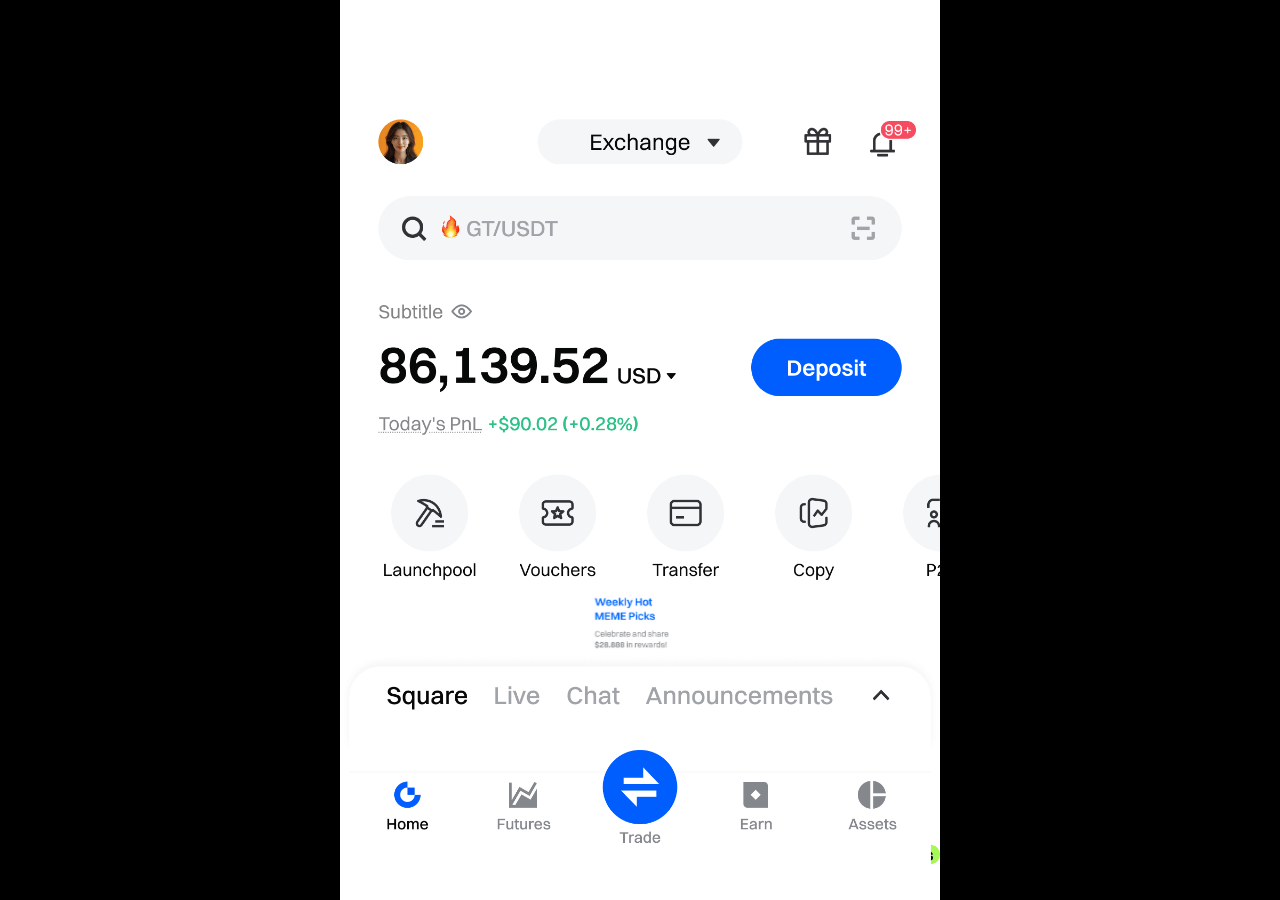
<file: gate/APP.html>
<!DOCTYPE html>
<html lang="zh-CN">
<head>
  <meta charset="utf-8">
  <meta name="viewport" content="width=device-width, initial-scale=1, user-scalable=no">
  <title>GATE APP 端演示</title>
  <style>
    :root {
      --page-width: 375px; /* 保留变量但不再用于宽度适配 */
    }
    html, body {
      margin: 0;
      padding: 0;
      height: 100%;
      background: #000; /* 可选：便于在更宽屏幕上观察页面边界 */
      overflow: hidden; /* 彻底禁用 body 滚动，由 .page 接管 */
    }
    
    /* 隐藏 .page 的滚动条但保持滚动功能 */
    .page {
      /* 当视口宽高比超过 2:3 时，限制内容宽度为 2/3 * 视口高度，同时不超过 750px */
      width: min(100vw, 750px, calc(100vh * 2 / 3));
      height: 100%; /* 占满视口高度 */
      margin: 0 auto; /* 大宽度下居中显示 */
      position: relative;
      overflow-y: auto; /* 开启内部滚动 */
      overflow-x: hidden;
      overscroll-behavior: none;
      scrollbar-width: none; /* Firefox */
      -ms-overflow-style: none; /* IE/Edge */
      cursor: grab;
    }
    .page::-webkit-scrollbar {
      display: none; /* Chrome/Safari */
      width: 0;
      height: 0;
    }
    .page.dragging { cursor: grabbing; }
    .main-image {
      width: 100%;
      height: calc(100vh + var(--footer-h, 0px));
      object-fit: cover;
      object-position: top center;
      display: block;
      cursor: grab;
      touch-action: none;
    }
    .main-image.dragging { cursor: grabbing; }

    /* Banner 容器：绝对定位，随页面滚动并保持与 PNG 相对位置一致 */
    .banner {
      position: absolute; /* 相对于 .page 定位 */
      left: 0; top: 0;
      width: 0; height: 0; /* 由 JS 动态赋值 */
      overflow: hidden;
      z-index: 500; /* 在主图之上、吸底图之下 */
      -webkit-user-select: none; user-select: none;
      -webkit-touch-callout: none;
      touch-action: pan-y; /* 保持纵向滚动，禁用水平的原生滚动，便于自定义水平滑动 */
      background: transparent;
    }
    .banner-track {
      display: flex;
      height: 100%;
      will-change: transform;
      transition: transform 300ms ease;
    }
    .banner-slide {
      flex: 0 0 100%;
      width: 100%; height: 100%;
      display: flex; align-items: center; justify-content: center;
      background: transparent;
    }
    .banner-slide img {
      width: 100%; height: 100%;
      object-fit: contain; /* 保持比例不失真 */
      display: block;
      -webkit-user-drag: none; /* 禁止 Safari 等浏览器的图片拖拽 */
    }

    /* 底部固定的吸底图片，始终固定在视口底部 */
    .footer-toggle {
      position: fixed;
      left: 50%;
      bottom: 0;
      transform: translateX(-50%);
      width: min(100vw, 750px, calc(100vh * 2 / 3)); /* 与页面宽度一致并居中，受2:3比例限制 */
      z-index: 1000;
      display: block;
      text-decoration: none;
    }
    .footer-toggle img {
      width: 100%;
      height: auto;
      display: block;
      cursor: pointer;
      -webkit-tap-highlight-color: transparent;
    }

    /* 底部固定的吸底图片，始终固定在视口底部 */
    img {
      -webkit-user-drag: none;
      user-select: none;
    }
  </style>
</head>
  <body>
    <div class="page">
      <img id="mainImage" class="main-image" src="light.png" alt="主图（浅色）">
      <!-- Banner 容器（位置与尺寸由 JS 按主图像素比例动态设置） -->
      <div id="banner" class="banner" aria-label="可左右滑动的 Banner">
        <div id="bannerTrack" class="banner-track"></div>
      </div>
    </div>

  <a class="footer-toggle" href="#" id="toggleButton" aria-label="切换深浅色模式">
    <img id="footerImage" src="light吸底.png" alt="吸底图片（浅色）">
  </a>

  <script>
    (function() {
      const images = {
        light: { main: 'light.png', footer: 'light吸底.png' },
        dark:  { main: 'dark.png',  footer: 'dark吸底.png' }
      };

      let theme = 'light';
      const mainImage = document.getElementById('mainImage');
      const footerImage = document.getElementById('footerImage');
      const toggleButton = document.getElementById('toggleButton');
      const page = document.querySelector('.page');
      const banner = document.getElementById('banner');
      const bannerTrack = document.getElementById('bannerTrack');

      // Banner 图片资源（依据当前文件结构：dark 使用 b1-b6，light 使用 l1-l6）
      const bannerSets = {
        light: ['banner/l1.png','banner/l2.png','banner/l3.png','banner/l4.png','banner/l5.png','banner/l6.png'],
        dark:  ['banner/b1.png','banner/b2.png','banner/b3.png','banner/b4.png','banner/b5.png','banner/b6.png']
      };
      let bannerIndex = 0;

      // 根据吸底图的实际显示高度，设置 CSS 变量 --footer-h
      // 用于把主图高度延伸到吸底图下方，避免底部黑色区域
      function updateFooterHeightVar() {
        const footerHeight = footerImage.clientHeight || 0;
        document.documentElement.style.setProperty('--footer-h', footerHeight + 'px');
      }

      // 计算主图的 cover 缩放与居中裁剪偏移，基于 object-position: top center
      function computeImageMapping() {
        const cw = mainImage.clientWidth;  // 容器宽度（.page 宽度）
        const ch = mainImage.clientHeight; // 容器高度（主图显示高度）
        const nw = mainImage.naturalWidth || cw; // 原始宽度
        const nh = mainImage.naturalHeight || ch; // 原始高度
        const s = Math.max(cw / nw, ch / nh);     // cover 缩放比例
        const dw = nw * s;                         // 显示后的图像宽度
        // 顶部对齐，水平居中
        const offsetLeft = (cw - dw) / 2;         // 图像相对容器左侧偏移
        const offsetTop = 0;                      // 顶部对齐
        return { s, offsetLeft, offsetTop, cw, ch, nw, nh };
      }

      // 按主图像素坐标更新 Banner 的位置与尺寸
      function updateBannerLayout() {
        if (!banner) return;
        const { s, cw } = computeImageMapping();
        // 需求坐标（相对于原始 PNG 像素）：top=1095, 居中对齐, size=981x312
        const bw     = 981 * s;
        const bh     = 312 * s;
        const leftPx = (cw - bw) / 2;
        const topPx  = 1095 * s;

        banner.style.left = leftPx + 'px';
        banner.style.top = topPx + 'px';
        banner.style.width = bw + 'px';
        banner.style.height = bh + 'px';
      }

      // 全站图片统一不可拖拽（与横幅行为一致）
      function applyNoDragAllImages() {
        const allImgs = document.querySelectorAll('img');
        allImgs.forEach(img => {
          img.setAttribute('draggable', 'false');
          img.addEventListener('dragstart', e => e.preventDefault(), { once: true });
        });
      }

      // 渲染 Banner 图片（按当前主题）- 支持无缝循环
      function renderBannerImages() {
        if (!bannerTrack) return;
        bannerTrack.innerHTML = '';
        const imgs = bannerSets[theme] || [];
        
        // 为无缝循环添加克隆图片：最后一张 + 原始图片 + 第一张
        const allSlides = [];
        if (imgs.length > 1) {
          allSlides.push(imgs[imgs.length - 1]); // 克隆最后一张到开头
        }
        allSlides.push(...imgs); // 原始图片
        if (imgs.length > 1) {
          allSlides.push(imgs[0]); // 克隆第一张到末尾
        }
        
        allSlides.forEach(src => {
          const slide = document.createElement('div');
          slide.className = 'banner-slide';
          const img = document.createElement('img');
          img.src = src;
          img.alt = 'banner图片';
          img.setAttribute('draggable', 'false'); // 禁止默认拖拽
          img.addEventListener('dragstart', e => e.preventDefault());
          slide.appendChild(img);
          bannerTrack.appendChild(slide);
        });
        
        // 初始位置设置为第一张真实图片（跳过克隆的最后一张）
        bannerIndex = imgs.length > 1 ? 1 : 0;
        bannerTrack.style.transform = `translateX(${-bannerIndex * 100}%)`;
        bannerTrack.style.transition = 'transform 300ms ease';
        updateBannerLayout();
        applyNoDragAllImages();
      }

      // Banner 滑动交互（Pointer 事件统一）- 支持无缝循环
      (function setupBannerSwipe(){
        let dragging = false;
        let startX = 0;
        let lastDX = 0;

        function slideCount(){ return bannerTrack ? bannerTrack.children.length : 0; }
        function realSlideCount(){ 
          const imgs = bannerSets[theme] || [];
          return imgs.length;
        }

        function snapTo(index){
          const count = slideCount();
          const realCount = realSlideCount();
          
          bannerIndex = index;
          bannerTrack.style.transition = 'transform 300ms ease';
          bannerTrack.style.transform = `translateX(${-bannerIndex * 100}%)`;
          
          // 无缝循环处理：当动画结束后检查是否需要瞬间跳转到对应位置
          if (realCount > 1) {
            setTimeout(() => {
              if (bannerIndex === 0) {
                // 滑动到克隆的最后一张，瞬间跳转到真实的最后一张
                bannerIndex = realCount;
                bannerTrack.style.transition = 'none';
                bannerTrack.style.transform = `translateX(${-bannerIndex * 100}%)`;
              } else if (bannerIndex === count - 1) {
                // 滑动到克隆的第一张，瞬间跳转到真实的第一张
                bannerIndex = 1;
                bannerTrack.style.transition = 'none';
                bannerTrack.style.transform = `translateX(${-bannerIndex * 100}%)`;
              }
            }, 300); // 等待动画完成
          }
        }

        banner.addEventListener('pointerdown', (e) => {
          if (slideCount() <= 1) return;
          dragging = true;
          startX = e.clientX;
          lastDX = 0;
          bannerTrack.style.transition = 'none';
          banner.setPointerCapture(e.pointerId);
        });

        banner.addEventListener('pointermove', (e) => {
          if (!dragging) return;
          const dx = e.clientX - startX;
          lastDX = dx;
          const w = banner.clientWidth || 1;
          const percent = (dx / w) * 100;
          bannerTrack.style.transform = `translateX(${-(bannerIndex * 100) + percent}%)`;
        });

        function endDrag(){
          if (!dragging) return;
          dragging = false;
          const w = banner.clientWidth || 1;
          const threshold = Math.max(30, w * 0.15); // 至少30px或15%宽度
          const count = slideCount();
          
          if (lastDX < -threshold) {
            // 向右滑动
            const nextIndex = bannerIndex + 1;
            snapTo(nextIndex >= count ? count - 1 : nextIndex);
          } else if (lastDX > threshold) {
            // 向左滑动
            const prevIndex = bannerIndex - 1;
            snapTo(prevIndex < 0 ? 0 : prevIndex);
          } else {
            snapTo(bannerIndex);
          }
        }

        banner.addEventListener('pointerup', endDrag);
        banner.addEventListener('pointercancel', endDrag);
        banner.addEventListener('pointerleave', endDrag);
        // 彻底阻止元素上的默认拖拽
        banner.addEventListener('dragstart', (e) => e.preventDefault());
      })();
      
      (function setupPageDragScroll(){
        let dragging = false;
        let prevY = 0;
        
        // 确保获取到滚动容器
        const scrollContainer = document.querySelector('.page');

        mainImage.addEventListener('pointerdown', (e) => {
          if (e.button !== 0) return;
          // 不阻止默认行为，否则可能影响部分浏览器的滚动优化？
          // 但为了自定义拖拽，通常需要 preventDefault 以防选中图片
          e.preventDefault();
          dragging = true;
          prevY = e.clientY;
          mainImage.classList.add('dragging');
          document.body.style.userSelect = 'none';
          try { mainImage.setPointerCapture(e.pointerId); } catch(_) {}
        });
        mainImage.addEventListener('pointermove', (e) => {
          if (!dragging) return;
          const dy = e.clientY - prevY;
          prevY = e.clientY;
          if (dy) {
            // 直接修改容器的 scrollTop
            scrollContainer.scrollTop -= dy;
          }
        });
        function endDrag(e){
          if (!dragging) return;
          dragging = false;
          mainImage.classList.remove('dragging');
          document.body.style.userSelect = '';
          try { mainImage.releasePointerCapture(e.pointerId); } catch(_) {}
        }
        mainImage.addEventListener('pointerup', endDrag);
        mainImage.addEventListener('pointercancel', endDrag);
        mainImage.addEventListener('pointerleave', endDrag);
        mainImage.addEventListener('dragstart', (e) => e.preventDefault());
      })();
      
      function applyTheme() {
        mainImage.src = images[theme].main;
        footerImage.src = images[theme].footer;
        mainImage.alt = theme === 'light' ? '主图（浅色）' : '主图（深色）';
        footerImage.alt = theme === 'light' ? '吸底图片（浅色）' : '吸底图片（深色）';
        document.body.setAttribute('data-theme', theme);

        // 当吸底图切换后，等待其加载完成再更新高度变量
        if (footerImage.complete) {
          updateFooterHeightVar();
        } else {
          footerImage.addEventListener('load', updateFooterHeightVar, { once: true });
        }

        // 渲染当前主题的 Banner 图片，并在主图加载后再精确定位
        renderBannerImages();
        if (mainImage.complete) {
          updateBannerLayout();
        } else {
          mainImage.addEventListener('load', updateBannerLayout, { once: true });
        }
        // 统一应用图片不可拖拽
        applyNoDragAllImages();
      }

      toggleButton.addEventListener('click', function(e) {
        e.preventDefault();
        window.toggleAppTheme();
      });

      window.toggleAppTheme = function() {
        theme = theme === 'light' ? 'dark' : 'light';
        applyTheme();
      };

      window.addEventListener('message', function(event) {
        const data = event.data;
        const type = (typeof data === 'string') ? data : (data && data.type);
        if (type === 'toggleTheme') {
          window.toggleAppTheme();
        } else if (type === 'setTheme:dark') {
          theme = 'dark';
          applyTheme();
        } else if (type === 'setTheme:light') {
          theme = 'light';
          applyTheme();
        }
      });

      // 默认初始化为 light，不再跟随系统偏好
      applyTheme();

      // 在窗口尺寸变化时同步更新（横竖屏切换或地址栏变化）
      window.addEventListener('resize', () => {
        updateFooterHeightVar();
        updateBannerLayout();
        applyNoDragAllImages();
      });
      // 首次加载时确保高度变量正确
      if (footerImage.complete) {
        updateFooterHeightVar();
      } else {
        footerImage.addEventListener('load', updateFooterHeightVar, { once: true });
      }

      // 主图加载后再计算 Banner 精确位置
      if (mainImage.complete) {
        updateBannerLayout();
      } else {
        mainImage.addEventListener('load', updateBannerLayout, { once: true });
      }
    })();
  </script>
</body>
</html>
</file>
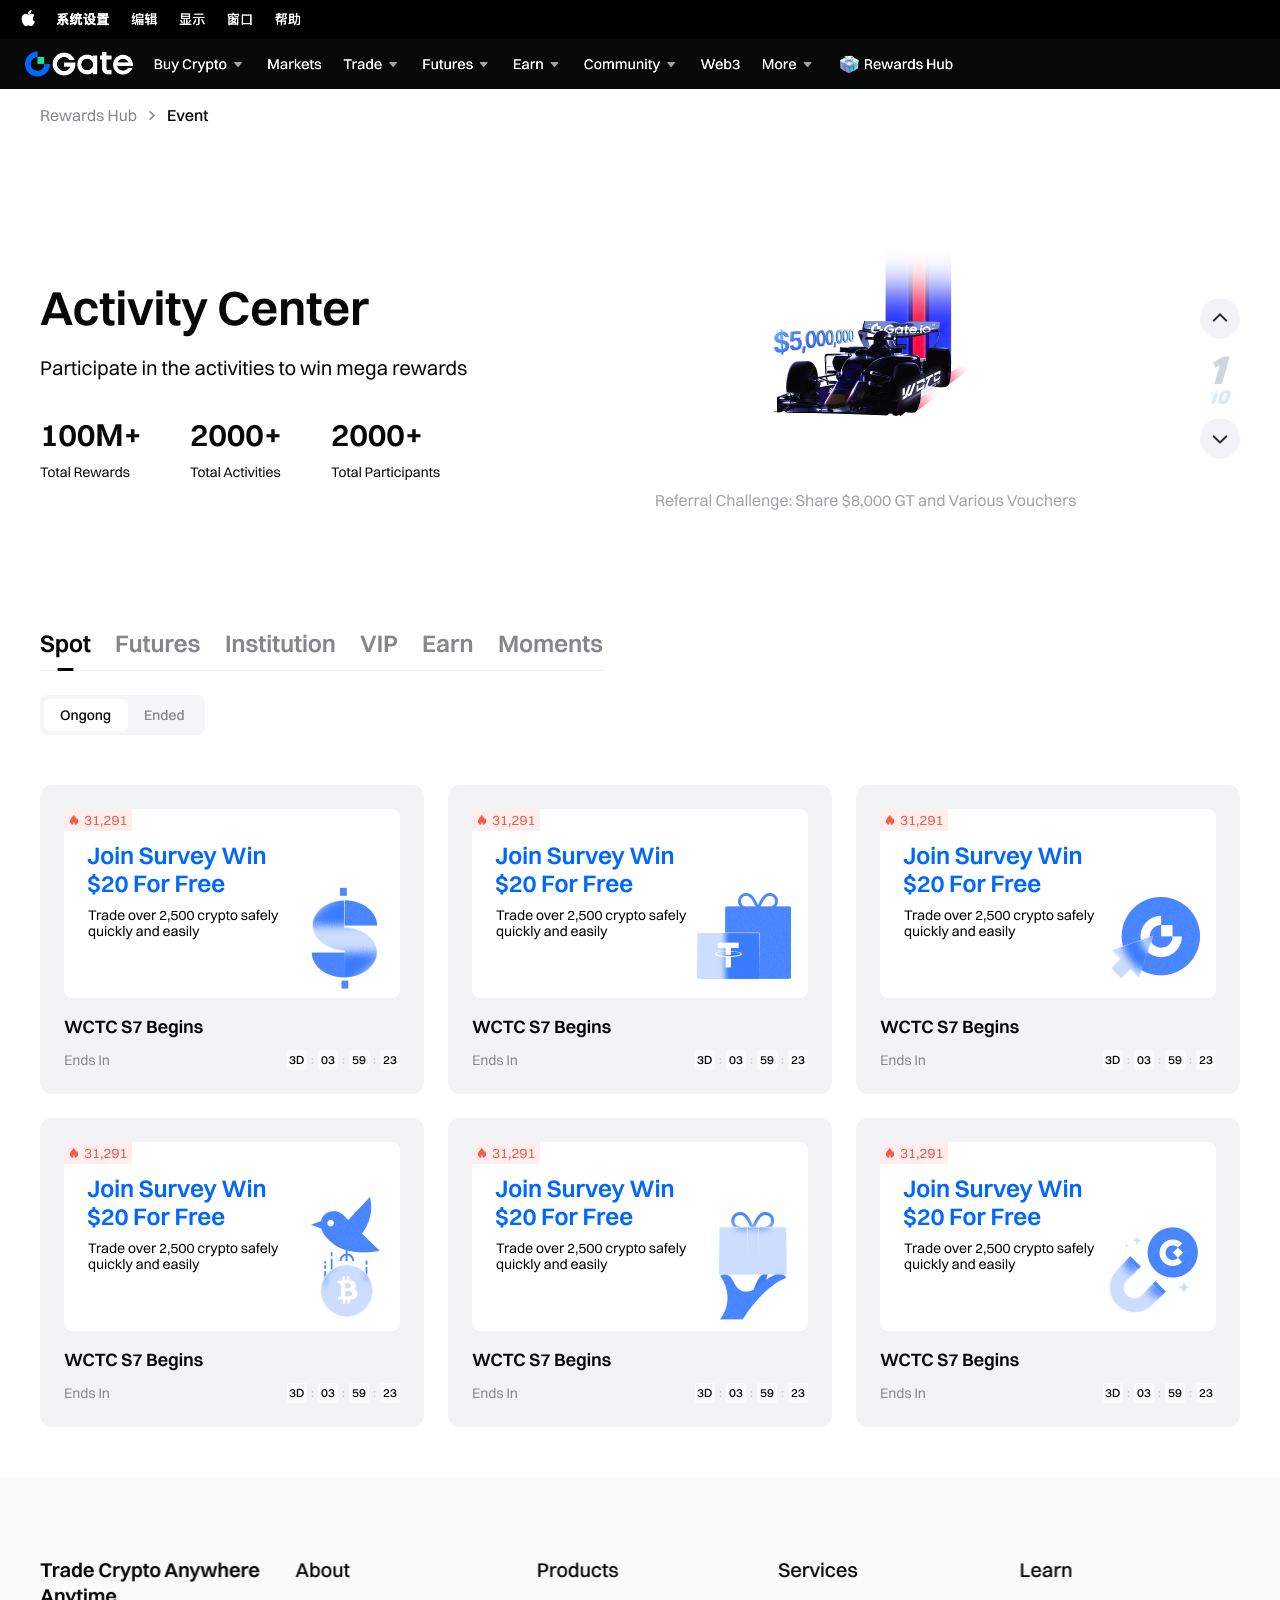
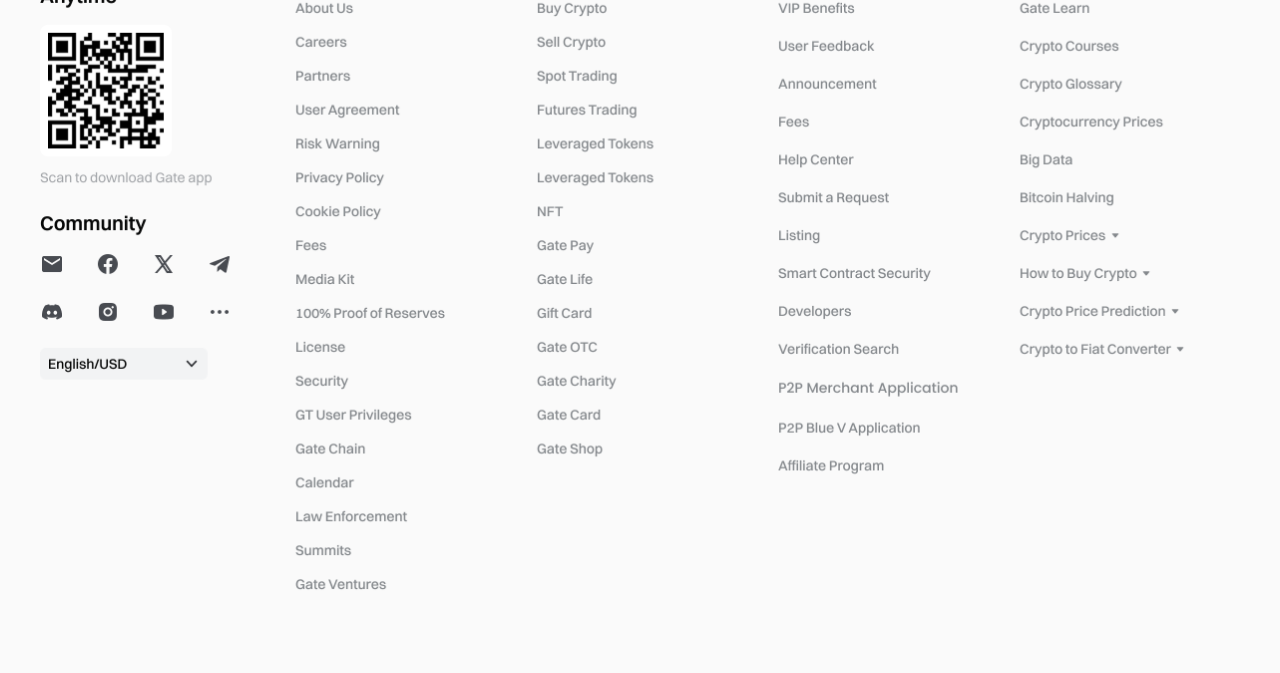
<file: gate/Web.html>
<!DOCTYPE html>
<html lang="zh-CN">
<head>
  <meta charset="utf-8">
  <meta name="viewport" content="width=device-width, initial-scale=1, user-scalable=no">
  <title>GATE 网页端演示</title>
  <style>
    :root { --header-h: 0px; }
    html, body { margin: 0; padding: 0; overflow-x: hidden; }

    /* Mac 顶部栏 */
    .mac-top-bar {
      position: fixed;
      top: 0;
      left: 0;
      width: 100vw;
      height: 39px;
      z-index: 1002; /* 确保在最上层 */
      background-color: #000;
      display: flex;
      justify-content: flex-start;
    }
    .mac-top-bar img {
      height: 39px;
      width: auto;
      display: block;
    }

    /* 顶部吸顶：左右两张图片 */
    .gate-header {
      position: fixed;
      top: 39px; /* 位于 Mac 栏下方 */
      left: 0;
      right: 0;
      width: 100vw;
      height: 50px;
      z-index: 1000;
      background-color: #070808;
      display: flex;
      justify-content: space-between;
    }
    .gate-header-left {
      position: absolute;
      top: 0;
      left: 0;
      height: 50px;
      z-index: 1001;
    }
    .gate-header-right {
      position: absolute;
      top: 0;
      right: 0;
      height: 50px;
      z-index: 1001;
    }
    .gate-header img { height: 50px; width: auto; display: block; cursor: pointer; }
    
    /* 响应式：通过JavaScript控制右侧图片显示/隐藏 */
    .gate-header-right.hidden {
      display: none;
    }

    /* 页面容器，固定宽度 1200px，居中 */
    .gate-page {
      width: 1200px;
      margin: 0 auto;
      padding-top: var(--header-h); /* 为避免内容被吸顶遮挡 */
    }

    /* 区块内图片自适应 */
    .gate-page img { width: 100%; height: auto; display: block; }

    /* 左对齐区块（在 1200px 宽度内即可左对齐） */
    .left-align { text-align: left; }

    /* 全宽区域（超出 1200px） */
    .full-bleed {
      width: 100vw;
      margin: 0; padding: 0;
      padding-bottom: 80px; /* 距离底部 80px */
      /* 放在容器外，不需要偏移技巧 */
    }
    /* 主题背景色 */
    body[data-theme='dark'] { background-color: #070808; }
    body[data-theme='light'] { background-color: #ffffff; }
    
    body[data-theme='dark'] .full-bleed { background: #131516; }
    body[data-theme='light'] .full-bleed { background: #FAFAFA; }

    .full-bleed-inner {
      width: 1200px; /* 底部图片也在 1200px 容器内 */
      margin: 0 auto;
      padding-top: 80px; /* 距离全宽区域顶部 80px */
    }
    .full-bleed-inner img {
      display: block;
      width: 100%; /* 在 1200px 容器内占满宽度 */
      height: auto;
    }

    /* 全站图片不可拖拽（与之前一致） */
    img { -webkit-user-drag: none; user-select: none; }
    a { -webkit-tap-highlight-color: transparent; text-decoration: none; }
  </style>
</head>
<body data-theme="light">
  <!-- Mac 顶部栏 -->
  <div class="mac-top-bar">
    <img src="mac.jpg" alt="Mac Top Bar">
  </div>

  <!-- 顶部吸顶：左右两张图片 -->
  <div class="gate-header">
    <div class="gate-header-left">
      <img id="header-left-img" src="web顶部左边.png" alt="Header Left" onclick="toggleTheme()">
    </div>
    <div class="gate-header-right">
      <img id="header-right-img" src="web顶部右边.png" alt="Header Right" onclick="toggleTheme()">
    </div>
  </div>

  <!-- 页面内容（1200 宽度内） -->
  <main class="gate-page">
    <!-- 主题切换图片：深色 web_dark.png / 浅色 web_light.png -->
    <section>
      <img id="themeMain" src="web_light.png" alt="主题主图（浅色）">
    </section>

    <!-- 左对齐图片：深色 web_dark2.png / 浅色 web_light2.png（文件名为 web_lihgt2.png） -->
    <section class="left-align">
      <img id="themeSecondary" src="web_lihgt2.png" alt="主题次图（浅色）">
    </section>

    <!-- Banner图片：深色 web_banner_dark.png / 浅色 web_banner_light.png -->
    <section style="margin: 50px 0;">
      <img id="themeBanner" src="web_banner_light.png" alt="Banner图（浅色）">
    </section>
  </main>

  <!-- 全宽区域（超出 1200 宽度），背景随主题变化 -->
  <section class="full-bleed">
    <div class="full-bleed-inner">
      <img id="themeBottom" src="web_light_底部.png" alt="底部全宽图（浅色）">
    </div>
  </section>

  <script>
    (function(){
      // 图片映射（注意：浅色第二张为 web_lihgt2.png 文件名）
      const images = {
        light: { main: 'web_light.png', secondary: 'web_lihgt2.png', banner: 'web_banner_light.png', bottom: 'web_light_底部.png' },
        dark:  { main: 'web_dark.png',  secondary: 'web_dark2.png',   banner: 'web_banner_dark.png',  bottom: 'web_dark_底部.png' }
      };

      let theme = 'light';
      const header = document.querySelector('.gate-header');
      const themeMain = document.getElementById('themeMain');
      const themeSecondary = document.getElementById('themeSecondary');
      const themeBanner = document.getElementById('themeBanner');
      const themeBottom = document.getElementById('themeBottom');

      function applyNoDragAllImages(){
        document.querySelectorAll('img').forEach(img => {
          img.setAttribute('draggable', 'false');
          img.addEventListener('dragstart', e => e.preventDefault(), { once: true });
        });
      }

      function applyTheme(){
        document.body.setAttribute('data-theme', theme);
        const set = images[theme];
        themeMain.src = set.main;
        themeSecondary.src = set.secondary;
        themeBanner.src = set.banner;
        themeBottom.src = set.bottom;
        themeMain.alt = theme === 'light' ? '主题主图（浅色）' : '主题主图（深色）';
        themeSecondary.alt = theme === 'light' ? '主题次图（浅色）' : '主题次图（深色）';
        themeBottom.alt = theme === 'light' ? '底部全宽图（浅色）' : '底部全宽图（深色）';
      }

      // 动态调整页面顶部间距
      function adjustPagePadding() {
        const header = document.querySelector('.gate-header');
        const macBar = document.querySelector('.mac-top-bar');
        const page = document.querySelector('.gate-page');
        if (page) {
          let totalTop = 0;
          if (macBar) totalTop += macBar.offsetHeight;
          if (header) totalTop += header.offsetHeight;
          page.style.paddingTop = totalTop + 'px';
        }
      }

      // 检测左右图片是否重叠，重叠时隐藏右侧图片
      function checkImageOverlap() {
        const leftImg = document.querySelector('.gate-header-left img');
        const rightContainer = document.querySelector('.gate-header-right');
        const rightImg = document.querySelector('.gate-header-right img');
        
        if (leftImg && rightImg && rightContainer) {
          const leftRect = leftImg.getBoundingClientRect();
          const rightRect = rightImg.getBoundingClientRect();
          
          // 检测是否重叠：左图片右边缘是否超过右图片左边缘
          const isOverlapping = leftRect.right >= rightRect.left;
          
          if (isOverlapping) {
            rightContainer.classList.add('hidden');
          } else {
            rightContainer.classList.remove('hidden');
          }
        }
      }

      window.toggleTheme = function(){
        theme = (theme === 'light') ? 'dark' : 'light';
        applyTheme();
      };

      window.addEventListener('message', function(event) {
        const data = event.data;
        const type = (typeof data === 'string') ? data : (data && data.type);
        if (type === 'toggleTheme') {
          window.toggleTheme();
        } else if (type === 'setTheme:dark') {
          theme = 'dark';
          applyTheme();
        } else if (type === 'setTheme:light') {
          theme = 'light';
          applyTheme();
        }
      });

      // 初始应用
      applyTheme();
      applyNoDragAllImages();
      try { window.parent && window.parent.postMessage({ type: 'GateThemeReady', theme }, '*'); } catch(_) {}

      // 页面加载完成后执行
      window.addEventListener('load', function() {
        adjustPagePadding();
        applyNoDragAllImages();
        checkImageOverlap();
      });

      // 窗口大小改变时重新调整
      window.addEventListener('resize', function() {
        adjustPagePadding();
        checkImageOverlap();
      });
    })();
  </script>
</body>
</html>
</file>
